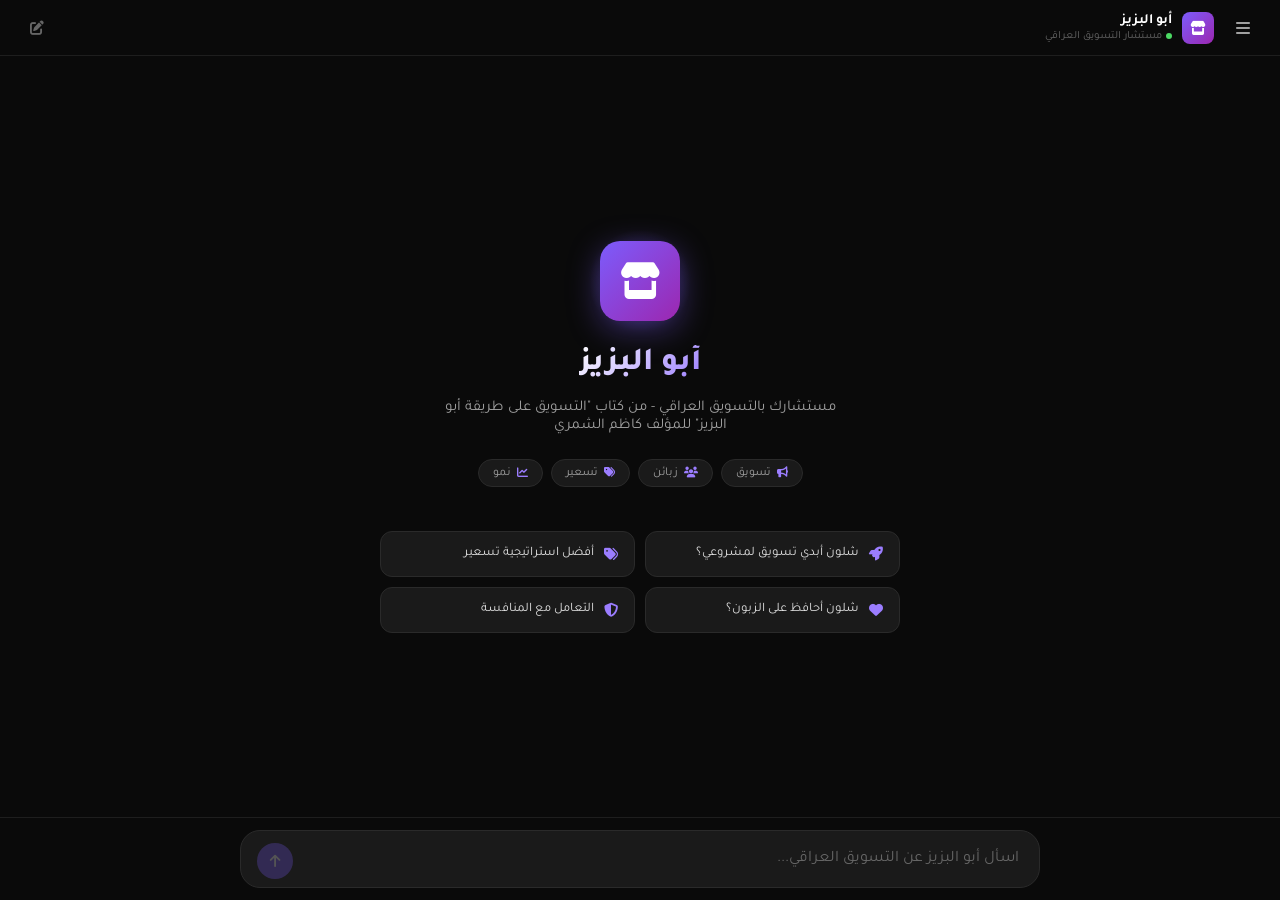
<file: index.html>
<!DOCTYPE html>
<html lang="ar" dir="rtl">
<head>
    <meta charset="UTF-8">
    <meta name="viewport" content="width=device-width, initial-scale=1.0, maximum-scale=1, user-scalable=no">
    <title>أبو البزيز - مستشار التسويق العراقي</title>
    <link rel="stylesheet" href="style.css">
    <link rel="preconnect" href="https://fonts.googleapis.com">
    <link rel="preconnect" href="https://fonts.gstatic.com" crossorigin>
    <link href="https://fonts.googleapis.com/css2?family=Tajawal:wght@300;400;500;700;800;900&display=swap" rel="stylesheet">
    <link rel="stylesheet" href="https://cdnjs.cloudflare.com/ajax/libs/font-awesome/6.5.1/css/all.min.css">
</head>
<body>
    <div class="app-container">
        <!-- Conversations Panel -->
        <aside class="conv-panel collapsed" id="convPanel">
            <div class="conv-panel-header">
                <h2>المحادثات</h2>
                <button class="icon-btn" id="newChatBtn" title="محادثة جديدة">
                    <i class="fas fa-pen-to-square"></i>
                </button>
            </div>
            <div class="conv-list" id="convList">
                <div class="conv-item active">
                    <div class="conv-item-avatar">
                        <i class="fas fa-comment-dots"></i>
                    </div>
                    <div class="conv-item-info">
                        <span class="conv-item-title">محادثة جديدة</span>
                        <span class="conv-item-preview">ابدأ محادثة مع أبو البزيز...</span>
                    </div>
                </div>
            </div>
        </aside>

        <!-- Main Chat Area -->
        <main class="chat-main">
            <!-- Chat Header -->
            <header class="chat-header">
                <button class="toggle-panel-btn" id="togglePanel" title="المحادثات">
                    <i class="fas fa-bars"></i>
                </button>
                <div class="chat-header-info">
                    <div class="agent-badge">
                        <div class="agent-badge-avatar">
                            <i class="fas fa-store"></i>
                        </div>
                        <div class="agent-badge-text">
                            <span class="agent-name">أبو البزيز</span>
                            <span class="agent-status"><span class="status-dot"></span>مستشار التسويق العراقي</span>
                        </div>
                    </div>
                </div>
                <div class="chat-header-actions">
                    <button class="header-action-btn" id="newChatBtnHeader" title="محادثة جديدة">
                        <i class="fas fa-pen-to-square"></i>
                    </button>
                </div>
            </header>

            <!-- Messages Area -->
            <div class="chat-messages" id="chatMessages">
                <!-- Welcome Screen -->
                <div class="welcome-screen" id="welcomeScreen">
                    <div class="welcome-agent-avatar">
                        <div class="avatar-glow"></div>
                        <div class="avatar-main">
                            <i class="fas fa-store"></i>
                        </div>
                    </div>
                    <h1 class="welcome-title">أبو البزيز</h1>
                    <p class="welcome-desc">مستشارك بالتسويق العراقي - من كتاب "التسويق على طريقة أبو البزيز" للمؤلف كاظم الشمري</p>
                    <div class="welcome-tags">
                        <span class="tag"><i class="fas fa-bullhorn"></i> تسويق</span>
                        <span class="tag"><i class="fas fa-users"></i> زبائن</span>
                        <span class="tag"><i class="fas fa-tags"></i> تسعير</span>
                        <span class="tag"><i class="fas fa-chart-line"></i> نمو</span>
                    </div>
                    <div class="welcome-suggestions">
                        <button class="suggestion-chip" data-prompt="شلون أبدي تسويق لمشروعي الجديد بالعراق؟">
                            <i class="fas fa-rocket"></i>
                            <span>شلون أبدي تسويق لمشروعي؟</span>
                        </button>
                        <button class="suggestion-chip" data-prompt="شنو أفضل استراتيجية تسعير للسوق العراقي؟">
                            <i class="fas fa-tags"></i>
                            <span>أفضل استراتيجية تسعير</span>
                        </button>
                        <button class="suggestion-chip" data-prompt="شلون أخلي الزبون يرجعلي مرة ثانية؟">
                            <i class="fas fa-heart"></i>
                            <span>شلون أحافظ على الزبون؟</span>
                        </button>
                        <button class="suggestion-chip" data-prompt="شلون أتعامل ويا المنافسة بالسوق؟">
                            <i class="fas fa-shield-halved"></i>
                            <span>التعامل مع المنافسة</span>
                        </button>
                    </div>
                </div>

                <!-- Messages Container -->
                <div class="messages-wrapper" id="messagesWrapper" style="display:none;">
                </div>
            </div>

            <!-- Input Area -->
            <div class="chat-input-wrapper">
                <div class="input-box">
                    <textarea id="messageInput" placeholder="اسأل أبو البزيز عن التسويق العراقي..." rows="1"></textarea>
                    <button class="send-btn" id="sendBtn" disabled>
                        <i class="fas fa-arrow-up"></i>
                    </button>
                </div>
            </div>
        </main>
    </div>

    <script src="app.js"></script>
</body>
</html>
</file>
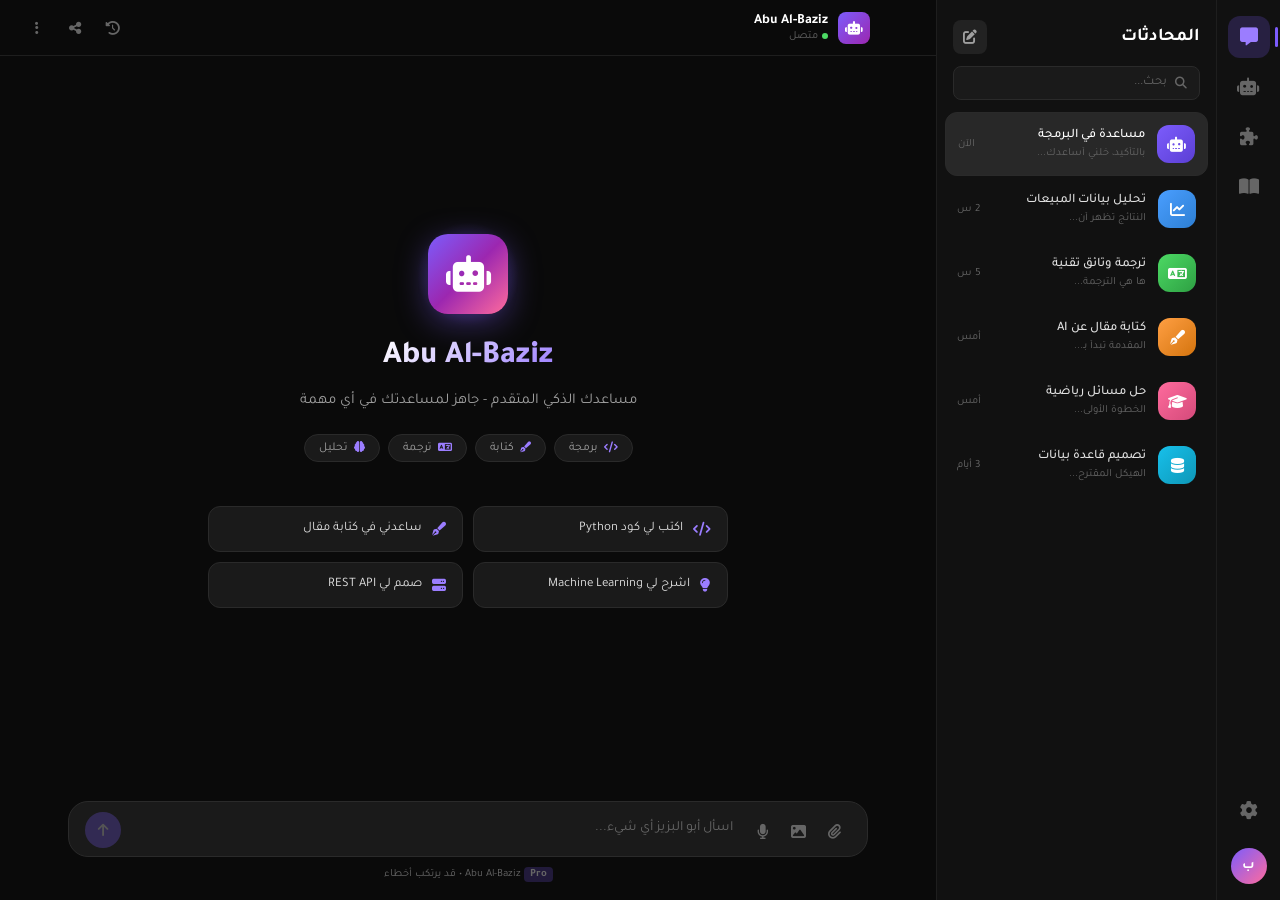
<file: abu-al-baziz/index.html>
<!DOCTYPE html>
<html lang="ar" dir="rtl">
<head>
    <meta charset="UTF-8">
    <meta name="viewport" content="width=device-width, initial-scale=1.0">
    <title>Abu Al-Baziz - AI Agent</title>
    <link rel="stylesheet" href="style.css">
    <link rel="preconnect" href="https://fonts.googleapis.com">
    <link rel="preconnect" href="https://fonts.gstatic.com" crossorigin>
    <link href="https://fonts.googleapis.com/css2?family=Tajawal:wght@300;400;500;700;800;900&display=swap" rel="stylesheet">
    <link rel="stylesheet" href="https://cdnjs.cloudflare.com/ajax/libs/font-awesome/6.5.1/css/all.min.css">
</head>
<body>
    <div class="app-container">
        <!-- Icon Sidebar (LobeChat style) -->
        <nav class="icon-sidebar">
            <div class="icon-sidebar-top">
                <button class="icon-nav-btn active" title="المحادثات" data-tab="chat">
                    <i class="fas fa-message"></i>
                </button>
                <button class="icon-nav-btn" title="الإيجنتات" data-tab="agents">
                    <i class="fas fa-robot"></i>
                </button>
                <button class="icon-nav-btn" title="الإضافات" data-tab="plugins">
                    <i class="fas fa-puzzle-piece"></i>
                </button>
                <button class="icon-nav-btn" title="قاعدة المعرفة" data-tab="knowledge">
                    <i class="fas fa-book-open"></i>
                </button>
            </div>
            <div class="icon-sidebar-bottom">
                <button class="icon-nav-btn" title="الإعدادات" id="openSettings">
                    <i class="fas fa-gear"></i>
                </button>
                <div class="user-avatar-mini">
                    <span>ب</span>
                </div>
            </div>
        </nav>

        <!-- Conversations Panel -->
        <aside class="conv-panel" id="convPanel">
            <div class="conv-panel-header">
                <h2>المحادثات</h2>
                <button class="icon-btn" id="newChatBtn" title="محادثة جديدة">
                    <i class="fas fa-pen-to-square"></i>
                </button>
            </div>
            <div class="conv-search">
                <i class="fas fa-search"></i>
                <input type="text" placeholder="بحث..." id="searchInput">
            </div>
            <div class="conv-list" id="convList">
                <div class="conv-item active">
                    <div class="conv-item-avatar">
                        <i class="fas fa-robot"></i>
                    </div>
                    <div class="conv-item-info">
                        <span class="conv-item-title">مساعدة في البرمجة</span>
                        <span class="conv-item-preview">بالتأكيد، خلني أساعدك...</span>
                    </div>
                    <span class="conv-item-time">الآن</span>
                </div>
                <div class="conv-item">
                    <div class="conv-item-avatar blue">
                        <i class="fas fa-chart-line"></i>
                    </div>
                    <div class="conv-item-info">
                        <span class="conv-item-title">تحليل بيانات المبيعات</span>
                        <span class="conv-item-preview">النتائج تظهر أن...</span>
                    </div>
                    <span class="conv-item-time">2 س</span>
                </div>
                <div class="conv-item">
                    <div class="conv-item-avatar green">
                        <i class="fas fa-language"></i>
                    </div>
                    <div class="conv-item-info">
                        <span class="conv-item-title">ترجمة وثائق تقنية</span>
                        <span class="conv-item-preview">ها هي الترجمة...</span>
                    </div>
                    <span class="conv-item-time">5 س</span>
                </div>
                <div class="conv-item">
                    <div class="conv-item-avatar orange">
                        <i class="fas fa-pen-fancy"></i>
                    </div>
                    <div class="conv-item-info">
                        <span class="conv-item-title">كتابة مقال عن AI</span>
                        <span class="conv-item-preview">المقدمة تبدأ بـ...</span>
                    </div>
                    <span class="conv-item-time">أمس</span>
                </div>
                <div class="conv-item">
                    <div class="conv-item-avatar pink">
                        <i class="fas fa-graduation-cap"></i>
                    </div>
                    <div class="conv-item-info">
                        <span class="conv-item-title">حل مسائل رياضية</span>
                        <span class="conv-item-preview">الخطوة الأولى...</span>
                    </div>
                    <span class="conv-item-time">أمس</span>
                </div>
                <div class="conv-item">
                    <div class="conv-item-avatar cyan">
                        <i class="fas fa-database"></i>
                    </div>
                    <div class="conv-item-info">
                        <span class="conv-item-title">تصميم قاعدة بيانات</span>
                        <span class="conv-item-preview">الهيكل المقترح...</span>
                    </div>
                    <span class="conv-item-time">3 أيام</span>
                </div>
            </div>
        </aside>

        <!-- Main Chat Area -->
        <main class="chat-main">
            <!-- Chat Header -->
            <header class="chat-header">
                <button class="toggle-panel-btn" id="togglePanel">
                    <i class="fas fa-sidebar-flip"></i>
                </button>
                <div class="chat-header-info">
                    <div class="agent-badge">
                        <div class="agent-badge-avatar">
                            <i class="fas fa-robot"></i>
                        </div>
                        <div class="agent-badge-text">
                            <span class="agent-name">Abu Al-Baziz</span>
                            <span class="agent-status"><span class="status-dot"></span>متصل</span>
                        </div>
                    </div>
                </div>
                <div class="chat-header-actions">
                    <button class="header-action-btn" title="المحادثة">
                        <i class="fas fa-clock-rotate-left"></i>
                    </button>
                    <button class="header-action-btn" title="مشاركة">
                        <i class="fas fa-share-nodes"></i>
                    </button>
                    <button class="header-action-btn" title="المزيد">
                        <i class="fas fa-ellipsis-vertical"></i>
                    </button>
                </div>
            </header>

            <!-- Messages Area -->
            <div class="chat-messages" id="chatMessages">
                <!-- Welcome Screen -->
                <div class="welcome-screen" id="welcomeScreen">
                    <div class="welcome-agent-avatar">
                        <div class="avatar-glow"></div>
                        <div class="avatar-main">
                            <i class="fas fa-robot"></i>
                        </div>
                    </div>
                    <h1 class="welcome-title">Abu Al-Baziz</h1>
                    <p class="welcome-desc">مساعدك الذكي المتقدم - جاهز لمساعدتك في أي مهمة</p>
                    <div class="welcome-tags">
                        <span class="tag"><i class="fas fa-code"></i> برمجة</span>
                        <span class="tag"><i class="fas fa-pen-fancy"></i> كتابة</span>
                        <span class="tag"><i class="fas fa-language"></i> ترجمة</span>
                        <span class="tag"><i class="fas fa-brain"></i> تحليل</span>
                    </div>
                    <div class="welcome-suggestions">
                        <button class="suggestion-chip" data-prompt="اكتب لي كود Python لتحليل البيانات">
                            <i class="fas fa-code"></i>
                            <span>اكتب لي كود Python</span>
                        </button>
                        <button class="suggestion-chip" data-prompt="ساعدني في كتابة مقال احترافي">
                            <i class="fas fa-pen-fancy"></i>
                            <span>ساعدني في كتابة مقال</span>
                        </button>
                        <button class="suggestion-chip" data-prompt="اشرح لي مفهوم Machine Learning">
                            <i class="fas fa-lightbulb"></i>
                            <span>اشرح لي Machine Learning</span>
                        </button>
                        <button class="suggestion-chip" data-prompt="صمم لي REST API لتطبيق">
                            <i class="fas fa-server"></i>
                            <span>صمم لي REST API</span>
                        </button>
                    </div>
                </div>

                <!-- Messages Container -->
                <div class="messages-wrapper" id="messagesWrapper" style="display:none;">
                </div>
            </div>

            <!-- Input Area -->
            <div class="chat-input-wrapper">
                <div class="input-box">
                    <div class="input-tools">
                        <button class="tool-btn" title="إرفاق ملف">
                            <i class="fas fa-paperclip"></i>
                        </button>
                        <button class="tool-btn" title="صورة">
                            <i class="fas fa-image"></i>
                        </button>
                        <button class="tool-btn" title="صوت">
                            <i class="fas fa-microphone"></i>
                        </button>
                    </div>
                    <textarea id="messageInput" placeholder="اسأل أبو البزيز أي شيء..." rows="1"></textarea>
                    <button class="send-btn" id="sendBtn" disabled>
                        <i class="fas fa-arrow-up"></i>
                    </button>
                </div>
                <div class="input-footer-info">
                    <span>Abu Al-Baziz <span class="model-tag">Pro</span> • قد يرتكب أخطاء</span>
                </div>
            </div>
        </main>
    </div>

    <!-- Settings Modal -->
    <div class="modal-overlay" id="settingsModal">
        <div class="modal-box">
            <div class="modal-header">
                <h2><i class="fas fa-gear"></i> الإعدادات</h2>
                <button class="close-modal" id="closeSettings"><i class="fas fa-xmark"></i></button>
            </div>
            <div class="modal-body">
                <div class="settings-group">
                    <h3>عام</h3>
                    <div class="setting-row">
                        <div class="setting-label">
                            <i class="fas fa-moon"></i>
                            <span>الوضع الداكن</span>
                        </div>
                        <label class="switch">
                            <input type="checkbox" checked>
                            <span class="switch-slider"></span>
                        </label>
                    </div>
                    <div class="setting-row">
                        <div class="setting-label">
                            <i class="fas fa-globe"></i>
                            <span>اللغة</span>
                        </div>
                        <select class="setting-select">
                            <option selected>العربية</option>
                            <option>English</option>
                        </select>
                    </div>
                    <div class="setting-row">
                        <div class="setting-label">
                            <i class="fas fa-text-height"></i>
                            <span>حجم الخط</span>
                        </div>
                        <select class="setting-select">
                            <option>صغير</option>
                            <option selected>متوسط</option>
                            <option>كبير</option>
                        </select>
                    </div>
                </div>
                <div class="settings-group">
                    <h3>النموذج</h3>
                    <div class="setting-row">
                        <div class="setting-label">
                            <i class="fas fa-brain"></i>
                            <span>النموذج المفضل</span>
                        </div>
                        <select class="setting-select">
                            <option selected>Abu Al-Baziz Pro</option>
                            <option>Abu Al-Baziz Fast</option>
                            <option>Abu Al-Baziz Code</option>
                        </select>
                    </div>
                    <div class="setting-row">
                        <div class="setting-label">
                            <i class="fas fa-temperature-half"></i>
                            <span>درجة الحرارة</span>
                        </div>
                        <input type="range" min="0" max="100" value="70" class="range-input">
                    </div>
                    <div class="setting-row">
                        <div class="setting-label">
                            <i class="fas fa-maximize"></i>
                            <span>الحد الأقصى (Tokens)</span>
                        </div>
                        <input type="number" value="4096" class="num-input">
                    </div>
                </div>
                <div class="settings-group">
                    <h3>API</h3>
                    <div class="setting-row column">
                        <div class="setting-label">
                            <i class="fas fa-key"></i>
                            <span>مفتاح API</span>
                        </div>
                        <input type="password" placeholder="sk-..." class="text-input" id="apiKeyInput">
                    </div>
                    <div class="setting-row column">
                        <div class="setting-label">
                            <i class="fas fa-link"></i>
                            <span>عنوان API</span>
                        </div>
                        <input type="url" placeholder="https://api.example.com/v1" class="text-input" id="apiUrlInput">
                    </div>
                </div>
            </div>
        </div>
    </div>

    <script src="app.js"></script>
</body>
</html>
</file>
<file: style.css>
/* ===== أبو البزيز - Design System ===== */
:root {
    --bg-0: #000000;
    --bg-1: #0a0a0a;
    --bg-2: #111111;
    --bg-3: #1a1a1a;
    --bg-4: #222222;
    --bg-5: #2a2a2a;
    --bg-hover: #1e1e1e;
    --bg-active: #282828;
    --text-1: #ffffff;
    --text-2: #e0e0e0;
    --text-3: #a0a0a0;
    --text-4: #666666;
    --accent: #7c5cfc;
    --accent-light: #9b7dff;
    --accent-dark: #5b3fd4;
    --accent-glow: rgba(124, 92, 252, 0.2);
    --accent-glow-strong: rgba(124, 92, 252, 0.4);
    --green: #4cd964;
    --border-1: #1e1e1e;
    --border-2: #2a2a2a;
    --border-3: #333333;
    --shadow-sm: 0 2px 8px rgba(0,0,0,0.3);
    --shadow-md: 0 4px 16px rgba(0,0,0,0.4);
    --shadow-lg: 0 8px 32px rgba(0,0,0,0.5);
    --radius-xs: 6px;
    --radius-sm: 8px;
    --radius-md: 12px;
    --radius-lg: 16px;
    --radius-xl: 20px;
    --radius-full: 9999px;
    --transition: all 0.2s ease;
    --transition-slow: all 0.3s cubic-bezier(0.4, 0, 0.2, 1);
    --font: 'Tajawal', -apple-system, BlinkMacSystemFont, sans-serif;
}

/* ===== Reset ===== */
*, *::before, *::after {
    margin: 0;
    padding: 0;
    box-sizing: border-box;
}

body {
    font-family: var(--font);
    background: var(--bg-1);
    color: var(--text-1);
    height: 100vh;
    height: 100dvh;
    overflow: hidden;
    -webkit-font-smoothing: antialiased;
}

::-webkit-scrollbar { width: 4px; }
::-webkit-scrollbar-track { background: transparent; }
::-webkit-scrollbar-thumb { background: var(--border-3); border-radius: 2px; }
::-webkit-scrollbar-thumb:hover { background: var(--text-4); }

/* ===== Layout ===== */
.app-container {
    display: flex;
    height: 100vh;
    height: 100dvh;
    width: 100%;
}

/* ===== Conversations Panel ===== */
.conv-panel {
    width: 280px;
    height: 100vh;
    background: var(--bg-2);
    border-left: 1px solid var(--border-1);
    display: flex;
    flex-direction: column;
    transition: var(--transition-slow);
    flex-shrink: 0;
}

.conv-panel.collapsed {
    width: 0;
    overflow: hidden;
    border: none;
}

.conv-panel-header {
    padding: 20px 16px 12px;
    display: flex;
    align-items: center;
    justify-content: space-between;
}

.conv-panel-header h2 {
    font-size: 18px;
    font-weight: 700;
    color: var(--text-1);
}

.icon-btn {
    width: 34px;
    height: 34px;
    border: none;
    background: var(--bg-4);
    border-radius: var(--radius-sm);
    color: var(--text-3);
    font-size: 14px;
    cursor: pointer;
    display: flex;
    align-items: center;
    justify-content: center;
    transition: var(--transition);
}

.icon-btn:hover {
    background: var(--bg-5);
    color: var(--text-1);
}

/* Conversation Items */
.conv-list {
    flex: 1;
    overflow-y: auto;
    padding: 0 8px;
}

.conv-item {
    display: flex;
    align-items: center;
    gap: 12px;
    padding: 12px;
    border-radius: var(--radius-md);
    cursor: pointer;
    transition: var(--transition);
    margin-bottom: 2px;
}

.conv-item:hover {
    background: var(--bg-hover);
}

.conv-item.active {
    background: var(--bg-active);
    border: 1px solid var(--border-2);
}

.conv-item-avatar {
    width: 38px;
    height: 38px;
    border-radius: var(--radius-md);
    background: linear-gradient(135deg, var(--accent), var(--accent-dark));
    display: flex;
    align-items: center;
    justify-content: center;
    font-size: 15px;
    color: white;
    flex-shrink: 0;
}

.conv-item-info {
    flex: 1;
    min-width: 0;
    display: flex;
    flex-direction: column;
    gap: 3px;
}

.conv-item-title {
    font-size: 13px;
    font-weight: 500;
    color: var(--text-2);
    white-space: nowrap;
    overflow: hidden;
    text-overflow: ellipsis;
}

.conv-item.active .conv-item-title {
    color: var(--text-1);
}

.conv-item-preview {
    font-size: 11px;
    color: var(--text-4);
    white-space: nowrap;
    overflow: hidden;
    text-overflow: ellipsis;
}

/* ===== Main Chat Area ===== */
.chat-main {
    flex: 1;
    display: flex;
    flex-direction: column;
    height: 100vh;
    height: 100dvh;
    min-width: 0;
    background: var(--bg-1);
    overflow: hidden;
}

/* Chat Header */
.chat-header {
    height: 56px;
    padding: 0 20px;
    display: flex;
    align-items: center;
    gap: 12px;
    border-bottom: 1px solid var(--border-1);
    background: var(--bg-1);
    flex-shrink: 0;
}

.toggle-panel-btn {
    width: 34px;
    height: 34px;
    border: none;
    background: none;
    border-radius: var(--radius-sm);
    color: var(--text-3);
    font-size: 16px;
    cursor: pointer;
    display: flex;
    align-items: center;
    justify-content: center;
    transition: var(--transition);
}

.toggle-panel-btn:hover {
    background: var(--bg-4);
    color: var(--text-1);
}

.chat-header-info {
    flex: 1;
}

.agent-badge {
    display: flex;
    align-items: center;
    gap: 10px;
}

.agent-badge-avatar {
    width: 32px;
    height: 32px;
    border-radius: var(--radius-sm);
    background: linear-gradient(135deg, var(--accent), #9c27b0);
    display: flex;
    align-items: center;
    justify-content: center;
    font-size: 14px;
    color: white;
}

.agent-badge-text {
    display: flex;
    flex-direction: column;
}

.agent-name {
    font-size: 14px;
    font-weight: 600;
    color: var(--text-1);
}

.agent-status {
    font-size: 11px;
    color: var(--text-4);
    display: flex;
    align-items: center;
    gap: 4px;
}

.status-dot {
    width: 6px;
    height: 6px;
    background: var(--green);
    border-radius: 50%;
    animation: pulse-dot 2s infinite;
}

@keyframes pulse-dot {
    0%, 100% { opacity: 1; }
    50% { opacity: 0.5; }
}

.chat-header-actions {
    display: flex;
    gap: 4px;
}

.header-action-btn {
    width: 34px;
    height: 34px;
    border: none;
    background: none;
    border-radius: var(--radius-sm);
    color: var(--text-4);
    font-size: 14px;
    cursor: pointer;
    display: flex;
    align-items: center;
    justify-content: center;
    transition: var(--transition);
}

.header-action-btn:hover {
    background: var(--bg-4);
    color: var(--text-2);
}

/* ===== Chat Messages Area ===== */
.chat-messages {
    flex: 1;
    overflow-y: auto;
    display: flex;
    flex-direction: column;
    min-height: 0;
}

/* Welcome Screen */
.welcome-screen {
    flex: 1;
    display: flex;
    flex-direction: column;
    align-items: center;
    justify-content: center;
    padding: 40px 24px;
    text-align: center;
    gap: 16px;
}

.welcome-agent-avatar {
    position: relative;
    margin-bottom: 8px;
}

.avatar-glow {
    position: absolute;
    inset: -12px;
    background: radial-gradient(circle, var(--accent-glow-strong) 0%, transparent 70%);
    border-radius: 50%;
    animation: glow-pulse 3s ease-in-out infinite;
}

@keyframes glow-pulse {
    0%, 100% { transform: scale(1); opacity: 0.6; }
    50% { transform: scale(1.1); opacity: 1; }
}

.avatar-main {
    width: 80px;
    height: 80px;
    background: linear-gradient(135deg, var(--accent), #9c27b0);
    border-radius: var(--radius-xl);
    display: flex;
    align-items: center;
    justify-content: center;
    font-size: 36px;
    color: white;
    position: relative;
    z-index: 1;
    box-shadow: 0 8px 32px var(--accent-glow-strong);
}

.welcome-title {
    font-size: 32px;
    font-weight: 800;
    background: linear-gradient(135deg, var(--text-1), var(--accent-light));
    -webkit-background-clip: text;
    -webkit-text-fill-color: transparent;
    background-clip: text;
}

.welcome-desc {
    font-size: 15px;
    color: var(--text-3);
    max-width: 400px;
}

.welcome-tags {
    display: flex;
    gap: 8px;
    flex-wrap: wrap;
    justify-content: center;
    margin: 8px 0;
}

.tag {
    padding: 6px 14px;
    background: var(--bg-3);
    border: 1px solid var(--border-2);
    border-radius: var(--radius-full);
    font-size: 12px;
    color: var(--text-3);
    display: flex;
    align-items: center;
    gap: 6px;
}

.tag i {
    color: var(--accent-light);
    font-size: 11px;
}

.welcome-suggestions {
    display: grid;
    grid-template-columns: repeat(2, 1fr);
    gap: 10px;
    max-width: 520px;
    width: 100%;
    margin-top: 20px;
}

.suggestion-chip {
    display: flex;
    align-items: center;
    gap: 10px;
    padding: 14px 16px;
    background: var(--bg-3);
    border: 1px solid var(--border-2);
    border-radius: var(--radius-md);
    color: var(--text-2);
    cursor: pointer;
    font-family: var(--font);
    font-size: 13px;
    transition: var(--transition);
    text-align: right;
}

.suggestion-chip:hover {
    background: var(--bg-4);
    border-color: var(--accent);
    transform: translateY(-1px);
    box-shadow: var(--shadow-sm);
}

.suggestion-chip i {
    color: var(--accent-light);
    font-size: 14px;
    flex-shrink: 0;
}

/* ===== Messages ===== */
.messages-wrapper {
    max-width: 800px;
    width: 100%;
    margin: 0 auto;
    padding: 24px;
}

.message {
    display: flex;
    gap: 12px;
    margin-bottom: 24px;
    animation: msg-in 0.3s ease-out;
}

@keyframes msg-in {
    from { opacity: 0; transform: translateY(8px); }
    to { opacity: 1; transform: translateY(0); }
}

.message.user {
    flex-direction: row-reverse;
}

.msg-avatar {
    width: 36px;
    height: 36px;
    border-radius: var(--radius-md);
    display: flex;
    align-items: center;
    justify-content: center;
    font-size: 15px;
    flex-shrink: 0;
}

.message.assistant .msg-avatar {
    background: linear-gradient(135deg, var(--accent), #9c27b0);
    color: white;
}

.message.user .msg-avatar {
    background: var(--bg-4);
    color: var(--text-3);
}

.msg-body {
    flex: 1;
    min-width: 0;
    max-width: 75%;
}

.msg-bubble {
    padding: 14px 18px;
    border-radius: var(--radius-lg);
    font-size: 14px;
    line-height: 1.7;
    word-wrap: break-word;
}

.message.assistant .msg-bubble {
    background: var(--bg-3);
    border: 1px solid var(--border-2);
    color: var(--text-2);
    border-top-right-radius: var(--radius-xs);
}

.message.user .msg-bubble {
    background: var(--accent);
    color: white;
    border-top-left-radius: var(--radius-xs);
}

.msg-bubble p {
    margin-bottom: 8px;
}

.msg-bubble p:last-child {
    margin-bottom: 0;
}

/* Typing Animation */
.typing-dots {
    display: flex;
    gap: 4px;
    padding: 8px 4px;
}

.typing-dots span {
    width: 7px;
    height: 7px;
    background: var(--text-4);
    border-radius: 50%;
    animation: bounce-dot 1.4s ease-in-out infinite;
}

.typing-dots span:nth-child(2) { animation-delay: 0.2s; }
.typing-dots span:nth-child(3) { animation-delay: 0.4s; }

@keyframes bounce-dot {
    0%, 60%, 100% { transform: translateY(0); opacity: 0.4; }
    30% { transform: translateY(-6px); opacity: 1; }
}

/* ===== Input Area ===== */
.chat-input-wrapper {
    padding: 12px 24px;
    padding-bottom: max(12px, env(safe-area-inset-bottom));
    background: var(--bg-1);
    flex-shrink: 0;
    position: sticky;
    bottom: 0;
    z-index: 100;
    border-top: 1px solid var(--border-1);
}

.input-box {
    max-width: 800px;
    margin: 0 auto;
    display: flex;
    align-items: flex-end;
    gap: 8px;
    background: var(--bg-3);
    border: 1px solid var(--border-2);
    border-radius: var(--radius-xl);
    padding: 8px 16px;
    transition: var(--transition);
}

.input-box:focus-within {
    border-color: var(--accent);
    box-shadow: 0 0 0 3px var(--accent-glow);
}

.input-box textarea {
    flex: 1;
    background: none;
    border: none;
    outline: none;
    color: var(--text-1);
    font-family: var(--font);
    font-size: 16px;
    line-height: 1.5;
    resize: none;
    max-height: 120px;
    padding: 8px 4px;
    min-height: 38px;
}

.input-box textarea::placeholder {
    color: var(--text-4);
}

.send-btn {
    width: 36px;
    height: 36px;
    border: none;
    background: var(--accent);
    border-radius: 50%;
    color: white;
    font-size: 14px;
    cursor: pointer;
    display: flex;
    align-items: center;
    justify-content: center;
    transition: var(--transition);
    flex-shrink: 0;
}

.send-btn:hover:not(:disabled) {
    background: var(--accent-dark);
    transform: scale(1.05);
}

.send-btn:disabled {
    opacity: 0.25;
    cursor: not-allowed;
}

/* ===== Responsive Design ===== */
@media (max-width: 900px) {
    .conv-panel {
        position: fixed;
        right: 0;
        top: 0;
        height: 100vh;
        z-index: 500;
        box-shadow: var(--shadow-lg);
    }

    .conv-panel.collapsed {
        transform: translateX(100%);
        width: 280px;
    }
}

@media (max-width: 768px) {
    .conv-panel {
        position: fixed;
        right: 0;
        top: 0;
        bottom: 0;
        width: 100%;
        max-width: 320px;
    }

    .welcome-suggestions {
        grid-template-columns: 1fr;
    }

    .welcome-title { font-size: 24px; }
    .welcome-desc { font-size: 13px; }

    .chat-input-wrapper {
        padding: 10px 14px;
        padding-bottom: max(10px, env(safe-area-inset-bottom));
    }

    .input-box {
        padding: 6px 12px;
        border-radius: var(--radius-lg);
    }

    .input-box textarea {
        font-size: 16px;
        min-height: 36px;
        padding: 6px 4px;
    }

    .messages-wrapper { padding: 16px; }

    .chat-messages {
        padding-bottom: 0;
    }
}

@media (max-width: 480px) {
    .chat-header { padding: 0 12px; height: 50px; }
    .agent-name { font-size: 13px; }
    .agent-status { display: none; }

    .chat-input-wrapper {
        padding: 8px 10px;
        padding-bottom: max(8px, env(safe-area-inset-bottom));
    }

    .input-box {
        padding: 5px 10px;
        border-radius: var(--radius-md);
    }

    .input-box textarea {
        font-size: 16px;
        min-height: 34px;
        padding: 5px 2px;
    }

    .send-btn {
        width: 32px;
        height: 32px;
        font-size: 12px;
    }

    .suggestion-chip { padding: 12px; font-size: 12px; }

    .welcome-screen {
        padding: 20px 16px;
        justify-content: center;
    }

    .avatar-main {
        width: 60px;
        height: 60px;
        font-size: 28px;
    }
}
</file>
<file: abu-al-baziz/style.css>
/* ===== LobeChat-Inspired Design System ===== */
:root {
    --bg-0: #000000;
    --bg-1: #0a0a0a;
    --bg-2: #111111;
    --bg-3: #1a1a1a;
    --bg-4: #222222;
    --bg-5: #2a2a2a;
    --bg-hover: #1e1e1e;
    --bg-active: #282828;
    --text-1: #ffffff;
    --text-2: #e0e0e0;
    --text-3: #a0a0a0;
    --text-4: #666666;
    --accent: #7c5cfc;
    --accent-light: #9b7dff;
    --accent-dark: #5b3fd4;
    --accent-glow: rgba(124, 92, 252, 0.2);
    --accent-glow-strong: rgba(124, 92, 252, 0.4);
    --blue: #4a9eff;
    --green: #4cd964;
    --orange: #ff9f43;
    --pink: #ff6b9d;
    --cyan: #17c0eb;
    --border-1: #1e1e1e;
    --border-2: #2a2a2a;
    --border-3: #333333;
    --shadow-sm: 0 2px 8px rgba(0,0,0,0.3);
    --shadow-md: 0 4px 16px rgba(0,0,0,0.4);
    --shadow-lg: 0 8px 32px rgba(0,0,0,0.5);
    --radius-xs: 6px;
    --radius-sm: 8px;
    --radius-md: 12px;
    --radius-lg: 16px;
    --radius-xl: 20px;
    --radius-full: 9999px;
    --transition: all 0.2s ease;
    --transition-slow: all 0.3s cubic-bezier(0.4, 0, 0.2, 1);
    --font: 'Tajawal', -apple-system, BlinkMacSystemFont, sans-serif;
}


/* ===== Reset ===== */
*, *::before, *::after {
    margin: 0;
    padding: 0;
    box-sizing: border-box;
}

body {
    font-family: var(--font);
    background: var(--bg-1);
    color: var(--text-1);
    height: 100vh;
    overflow: hidden;
    -webkit-font-smoothing: antialiased;
}

::-webkit-scrollbar { width: 4px; }
::-webkit-scrollbar-track { background: transparent; }
::-webkit-scrollbar-thumb { background: var(--border-3); border-radius: 2px; }
::-webkit-scrollbar-thumb:hover { background: var(--text-4); }

/* ===== Layout ===== */
.app-container {
    display: flex;
    height: 100vh;
    width: 100%;
}


/* ===== Icon Sidebar (LobeChat Style) ===== */
.icon-sidebar {
    width: 64px;
    height: 100vh;
    background: var(--bg-2);
    border-left: 1px solid var(--border-1);
    display: flex;
    flex-direction: column;
    align-items: center;
    padding: 16px 0;
    justify-content: space-between;
    flex-shrink: 0;
}

.icon-sidebar-top,
.icon-sidebar-bottom {
    display: flex;
    flex-direction: column;
    align-items: center;
    gap: 8px;
}

.icon-nav-btn {
    width: 42px;
    height: 42px;
    border: none;
    background: transparent;
    border-radius: var(--radius-md);
    color: var(--text-4);
    font-size: 18px;
    cursor: pointer;
    display: flex;
    align-items: center;
    justify-content: center;
    transition: var(--transition);
    position: relative;
}

.icon-nav-btn:hover {
    background: var(--bg-4);
    color: var(--text-2);
}

.icon-nav-btn.active {
    background: var(--accent-glow);
    color: var(--accent-light);
}

.icon-nav-btn.active::before {
    content: '';
    position: absolute;
    right: -8px;
    width: 3px;
    height: 20px;
    background: var(--accent);
    border-radius: 2px;
}

.user-avatar-mini {
    width: 36px;
    height: 36px;
    border-radius: 50%;
    background: linear-gradient(135deg, var(--accent), var(--pink));
    display: flex;
    align-items: center;
    justify-content: center;
    font-size: 14px;
    font-weight: 700;
    color: white;
    cursor: pointer;
    margin-top: 8px;
}


/* ===== Conversations Panel ===== */
.conv-panel {
    width: 280px;
    height: 100vh;
    background: var(--bg-2);
    border-left: 1px solid var(--border-1);
    display: flex;
    flex-direction: column;
    transition: var(--transition-slow);
    flex-shrink: 0;
}

.conv-panel.collapsed {
    width: 0;
    overflow: hidden;
    border: none;
}

.conv-panel-header {
    padding: 20px 16px 12px;
    display: flex;
    align-items: center;
    justify-content: space-between;
}

.conv-panel-header h2 {
    font-size: 18px;
    font-weight: 700;
    color: var(--text-1);
}

.icon-btn {
    width: 34px;
    height: 34px;
    border: none;
    background: var(--bg-4);
    border-radius: var(--radius-sm);
    color: var(--text-3);
    font-size: 14px;
    cursor: pointer;
    display: flex;
    align-items: center;
    justify-content: center;
    transition: var(--transition);
}

.icon-btn:hover {
    background: var(--bg-5);
    color: var(--text-1);
}

.conv-search {
    margin: 0 16px 12px;
    display: flex;
    align-items: center;
    gap: 8px;
    padding: 8px 12px;
    background: var(--bg-3);
    border: 1px solid var(--border-2);
    border-radius: var(--radius-sm);
    transition: var(--transition);
}

.conv-search:focus-within {
    border-color: var(--accent);
    background: var(--bg-4);
}

.conv-search i {
    color: var(--text-4);
    font-size: 12px;
}

.conv-search input {
    flex: 1;
    background: none;
    border: none;
    outline: none;
    color: var(--text-2);
    font-family: var(--font);
    font-size: 13px;
}

.conv-search input::placeholder {
    color: var(--text-4);
}


/* Conversation Items */
.conv-list {
    flex: 1;
    overflow-y: auto;
    padding: 0 8px;
}

.conv-item {
    display: flex;
    align-items: center;
    gap: 12px;
    padding: 12px;
    border-radius: var(--radius-md);
    cursor: pointer;
    transition: var(--transition);
    margin-bottom: 2px;
}

.conv-item:hover {
    background: var(--bg-hover);
}

.conv-item.active {
    background: var(--bg-active);
    border: 1px solid var(--border-2);
}

.conv-item-avatar {
    width: 38px;
    height: 38px;
    border-radius: var(--radius-md);
    background: linear-gradient(135deg, var(--accent), var(--accent-dark));
    display: flex;
    align-items: center;
    justify-content: center;
    font-size: 15px;
    color: white;
    flex-shrink: 0;
}

.conv-item-avatar.blue { background: linear-gradient(135deg, var(--blue), #2d7fd3); }
.conv-item-avatar.green { background: linear-gradient(135deg, var(--green), #2ea043); }
.conv-item-avatar.orange { background: linear-gradient(135deg, var(--orange), #d4740e); }
.conv-item-avatar.pink { background: linear-gradient(135deg, var(--pink), #d44a7a); }
.conv-item-avatar.cyan { background: linear-gradient(135deg, var(--cyan), #0e97b7); }

.conv-item-info {
    flex: 1;
    min-width: 0;
    display: flex;
    flex-direction: column;
    gap: 3px;
}

.conv-item-title {
    font-size: 13px;
    font-weight: 500;
    color: var(--text-2);
    white-space: nowrap;
    overflow: hidden;
    text-overflow: ellipsis;
}

.conv-item.active .conv-item-title {
    color: var(--text-1);
}

.conv-item-preview {
    font-size: 11px;
    color: var(--text-4);
    white-space: nowrap;
    overflow: hidden;
    text-overflow: ellipsis;
}

.conv-item-time {
    font-size: 11px;
    color: var(--text-4);
    flex-shrink: 0;
}


/* ===== Main Chat Area ===== */
.chat-main {
    flex: 1;
    display: flex;
    flex-direction: column;
    height: 100vh;
    min-width: 0;
    background: var(--bg-1);
}

/* Chat Header */
.chat-header {
    height: 56px;
    padding: 0 20px;
    display: flex;
    align-items: center;
    gap: 12px;
    border-bottom: 1px solid var(--border-1);
    background: var(--bg-1);
    flex-shrink: 0;
}

.toggle-panel-btn {
    width: 34px;
    height: 34px;
    border: none;
    background: none;
    border-radius: var(--radius-sm);
    color: var(--text-3);
    font-size: 16px;
    cursor: pointer;
    display: flex;
    align-items: center;
    justify-content: center;
    transition: var(--transition);
}

.toggle-panel-btn:hover {
    background: var(--bg-4);
    color: var(--text-1);
}

.chat-header-info {
    flex: 1;
}

.agent-badge {
    display: flex;
    align-items: center;
    gap: 10px;
}

.agent-badge-avatar {
    width: 32px;
    height: 32px;
    border-radius: var(--radius-sm);
    background: linear-gradient(135deg, var(--accent), #9c27b0);
    display: flex;
    align-items: center;
    justify-content: center;
    font-size: 14px;
    color: white;
}

.agent-badge-text {
    display: flex;
    flex-direction: column;
}

.agent-name {
    font-size: 14px;
    font-weight: 600;
    color: var(--text-1);
}

.agent-status {
    font-size: 11px;
    color: var(--text-4);
    display: flex;
    align-items: center;
    gap: 4px;
}

.status-dot {
    width: 6px;
    height: 6px;
    background: var(--green);
    border-radius: 50%;
    animation: pulse-dot 2s infinite;
}

@keyframes pulse-dot {
    0%, 100% { opacity: 1; }
    50% { opacity: 0.5; }
}

.chat-header-actions {
    display: flex;
    gap: 4px;
}

.header-action-btn {
    width: 34px;
    height: 34px;
    border: none;
    background: none;
    border-radius: var(--radius-sm);
    color: var(--text-4);
    font-size: 14px;
    cursor: pointer;
    display: flex;
    align-items: center;
    justify-content: center;
    transition: var(--transition);
}

.header-action-btn:hover {
    background: var(--bg-4);
    color: var(--text-2);
}


/* ===== Chat Messages Area ===== */
.chat-messages {
    flex: 1;
    overflow-y: auto;
    display: flex;
    flex-direction: column;
}

/* Welcome Screen */
.welcome-screen {
    flex: 1;
    display: flex;
    flex-direction: column;
    align-items: center;
    justify-content: center;
    padding: 40px 24px;
    text-align: center;
    gap: 16px;
}

.welcome-agent-avatar {
    position: relative;
    margin-bottom: 8px;
}

.avatar-glow {
    position: absolute;
    inset: -12px;
    background: radial-gradient(circle, var(--accent-glow-strong) 0%, transparent 70%);
    border-radius: 50%;
    animation: glow-pulse 3s ease-in-out infinite;
}

@keyframes glow-pulse {
    0%, 100% { transform: scale(1); opacity: 0.6; }
    50% { transform: scale(1.1); opacity: 1; }
}

.avatar-main {
    width: 80px;
    height: 80px;
    background: linear-gradient(135deg, var(--accent), #9c27b0, var(--pink));
    border-radius: var(--radius-xl);
    display: flex;
    align-items: center;
    justify-content: center;
    font-size: 36px;
    color: white;
    position: relative;
    z-index: 1;
    box-shadow: 0 8px 32px var(--accent-glow-strong);
}

.welcome-title {
    font-size: 32px;
    font-weight: 800;
    background: linear-gradient(135deg, var(--text-1), var(--accent-light));
    -webkit-background-clip: text;
    -webkit-text-fill-color: transparent;
    background-clip: text;
}

.welcome-desc {
    font-size: 15px;
    color: var(--text-3);
    max-width: 400px;
}

.welcome-tags {
    display: flex;
    gap: 8px;
    flex-wrap: wrap;
    justify-content: center;
    margin: 8px 0;
}

.tag {
    padding: 6px 14px;
    background: var(--bg-3);
    border: 1px solid var(--border-2);
    border-radius: var(--radius-full);
    font-size: 12px;
    color: var(--text-3);
    display: flex;
    align-items: center;
    gap: 6px;
}

.tag i {
    color: var(--accent-light);
    font-size: 11px;
}

.welcome-suggestions {
    display: grid;
    grid-template-columns: repeat(2, 1fr);
    gap: 10px;
    max-width: 520px;
    width: 100%;
    margin-top: 20px;
}

.suggestion-chip {
    display: flex;
    align-items: center;
    gap: 10px;
    padding: 14px 16px;
    background: var(--bg-3);
    border: 1px solid var(--border-2);
    border-radius: var(--radius-md);
    color: var(--text-2);
    cursor: pointer;
    font-family: var(--font);
    font-size: 13px;
    transition: var(--transition);
    text-align: right;
}

.suggestion-chip:hover {
    background: var(--bg-4);
    border-color: var(--accent);
    transform: translateY(-1px);
    box-shadow: var(--shadow-sm);
}

.suggestion-chip i {
    color: var(--accent-light);
    font-size: 14px;
    flex-shrink: 0;
}


/* ===== Messages (Bubble Style - LobeChat) ===== */
.messages-wrapper {
    max-width: 800px;
    width: 100%;
    margin: 0 auto;
    padding: 24px;
}

.message {
    display: flex;
    gap: 12px;
    margin-bottom: 24px;
    animation: msg-in 0.3s ease-out;
}

@keyframes msg-in {
    from { opacity: 0; transform: translateY(8px); }
    to { opacity: 1; transform: translateY(0); }
}

.message.user {
    flex-direction: row-reverse;
}

.msg-avatar {
    width: 36px;
    height: 36px;
    border-radius: var(--radius-md);
    display: flex;
    align-items: center;
    justify-content: center;
    font-size: 15px;
    flex-shrink: 0;
}

.message.assistant .msg-avatar {
    background: linear-gradient(135deg, var(--accent), #9c27b0);
    color: white;
}

.message.user .msg-avatar {
    background: var(--bg-4);
    color: var(--text-3);
}

.msg-body {
    flex: 1;
    min-width: 0;
    max-width: 75%;
}

.msg-bubble {
    padding: 14px 18px;
    border-radius: var(--radius-lg);
    font-size: 14px;
    line-height: 1.7;
    word-wrap: break-word;
}

.message.assistant .msg-bubble {
    background: var(--bg-3);
    border: 1px solid var(--border-2);
    color: var(--text-2);
    border-top-right-radius: var(--radius-xs);
}

.message.user .msg-bubble {
    background: var(--accent);
    color: white;
    border-top-left-radius: var(--radius-xs);
}

.msg-bubble p {
    margin-bottom: 8px;
}

.msg-bubble p:last-child {
    margin-bottom: 0;
}

.msg-bubble code {
    background: rgba(255,255,255,0.1);
    padding: 2px 6px;
    border-radius: 4px;
    font-size: 13px;
    font-family: 'Fira Code', monospace;
}

.msg-bubble pre {
    background: var(--bg-1);
    border: 1px solid var(--border-2);
    border-radius: var(--radius-sm);
    padding: 16px;
    margin: 10px 0;
    overflow-x: auto;
    direction: ltr;
}

.msg-bubble pre code {
    background: none;
    padding: 0;
    color: var(--text-2);
}

.msg-actions {
    display: flex;
    gap: 4px;
    margin-top: 6px;
    opacity: 0;
    transition: var(--transition);
}

.message:hover .msg-actions {
    opacity: 1;
}

.msg-action {
    width: 28px;
    height: 28px;
    border: none;
    background: var(--bg-3);
    border-radius: var(--radius-xs);
    color: var(--text-4);
    font-size: 11px;
    cursor: pointer;
    display: flex;
    align-items: center;
    justify-content: center;
    transition: var(--transition);
}

.msg-action:hover {
    background: var(--bg-5);
    color: var(--text-2);
}

/* Typing Animation */
.typing-dots {
    display: flex;
    gap: 4px;
    padding: 8px 4px;
}

.typing-dots span {
    width: 7px;
    height: 7px;
    background: var(--text-4);
    border-radius: 50%;
    animation: bounce-dot 1.4s ease-in-out infinite;
}

.typing-dots span:nth-child(2) { animation-delay: 0.2s; }
.typing-dots span:nth-child(3) { animation-delay: 0.4s; }

@keyframes bounce-dot {
    0%, 60%, 100% { transform: translateY(0); opacity: 0.4; }
    30% { transform: translateY(-6px); opacity: 1; }
}


/* ===== Input Area ===== */
.chat-input-wrapper {
    padding: 16px 24px 16px;
    background: var(--bg-1);
    flex-shrink: 0;
}

.input-box {
    max-width: 800px;
    margin: 0 auto;
    display: flex;
    align-items: flex-end;
    gap: 8px;
    background: var(--bg-3);
    border: 1px solid var(--border-2);
    border-radius: var(--radius-xl);
    padding: 8px 16px;
    transition: var(--transition);
}

.input-box:focus-within {
    border-color: var(--accent);
    box-shadow: 0 0 0 3px var(--accent-glow);
}

.input-tools {
    display: flex;
    gap: 2px;
    align-items: center;
}

.tool-btn {
    width: 34px;
    height: 34px;
    border: none;
    background: none;
    border-radius: var(--radius-sm);
    color: var(--text-4);
    font-size: 15px;
    cursor: pointer;
    display: flex;
    align-items: center;
    justify-content: center;
    transition: var(--transition);
}

.tool-btn:hover {
    background: var(--bg-5);
    color: var(--text-2);
}

.input-box textarea {
    flex: 1;
    background: none;
    border: none;
    outline: none;
    color: var(--text-1);
    font-family: var(--font);
    font-size: 14px;
    line-height: 1.5;
    resize: none;
    max-height: 150px;
    padding: 8px 4px;
    min-height: 38px;
}

.input-box textarea::placeholder {
    color: var(--text-4);
}

.send-btn {
    width: 36px;
    height: 36px;
    border: none;
    background: var(--accent);
    border-radius: 50%;
    color: white;
    font-size: 14px;
    cursor: pointer;
    display: flex;
    align-items: center;
    justify-content: center;
    transition: var(--transition);
    flex-shrink: 0;
}

.send-btn:hover:not(:disabled) {
    background: var(--accent-dark);
    transform: scale(1.05);
}

.send-btn:disabled {
    opacity: 0.25;
    cursor: not-allowed;
}

.input-footer-info {
    text-align: center;
    padding: 8px 0 0;
}

.input-footer-info span {
    font-size: 11px;
    color: var(--text-4);
}

.model-tag {
    background: var(--accent-glow);
    color: var(--accent-light);
    padding: 2px 6px;
    border-radius: 4px;
    font-size: 10px;
    font-weight: 600;
}


/* ===== Settings Modal ===== */
.modal-overlay {
    position: fixed;
    inset: 0;
    background: rgba(0, 0, 0, 0.7);
    backdrop-filter: blur(8px);
    display: flex;
    align-items: center;
    justify-content: center;
    z-index: 10000;
    opacity: 0;
    visibility: hidden;
    transition: var(--transition);
}

.modal-overlay.show {
    opacity: 1;
    visibility: visible;
}

.modal-box {
    background: var(--bg-2);
    border: 1px solid var(--border-2);
    border-radius: var(--radius-lg);
    width: 520px;
    max-width: 92vw;
    max-height: 80vh;
    overflow: hidden;
    display: flex;
    flex-direction: column;
    transform: scale(0.95) translateY(10px);
    transition: var(--transition-slow);
    box-shadow: var(--shadow-lg);
}

.modal-overlay.show .modal-box {
    transform: scale(1) translateY(0);
}

.modal-header {
    display: flex;
    align-items: center;
    justify-content: space-between;
    padding: 20px 24px;
    border-bottom: 1px solid var(--border-1);
}

.modal-header h2 {
    font-size: 17px;
    font-weight: 600;
    display: flex;
    align-items: center;
    gap: 8px;
    color: var(--text-1);
}

.modal-header h2 i {
    color: var(--text-3);
}

.close-modal {
    width: 32px;
    height: 32px;
    border: none;
    background: var(--bg-4);
    border-radius: var(--radius-sm);
    color: var(--text-3);
    font-size: 14px;
    cursor: pointer;
    display: flex;
    align-items: center;
    justify-content: center;
    transition: var(--transition);
}

.close-modal:hover {
    background: var(--bg-5);
    color: var(--text-1);
}

.modal-body {
    padding: 24px;
    overflow-y: auto;
}

.settings-group {
    margin-bottom: 24px;
}

.settings-group h3 {
    font-size: 12px;
    font-weight: 600;
    color: var(--text-4);
    text-transform: uppercase;
    letter-spacing: 0.5px;
    margin-bottom: 12px;
    padding-bottom: 8px;
    border-bottom: 1px solid var(--border-1);
}

.setting-row {
    display: flex;
    align-items: center;
    justify-content: space-between;
    padding: 12px 0;
}

.setting-row.column {
    flex-direction: column;
    align-items: stretch;
    gap: 8px;
}

.setting-label {
    display: flex;
    align-items: center;
    gap: 10px;
    font-size: 14px;
    color: var(--text-2);
}

.setting-label i {
    color: var(--text-4);
    width: 16px;
    text-align: center;
}


/* Form Controls */
.switch {
    position: relative;
    width: 40px;
    height: 22px;
    display: inline-block;
}

.switch input { display: none; }

.switch-slider {
    position: absolute;
    inset: 0;
    background: var(--bg-4);
    border-radius: 11px;
    cursor: pointer;
    transition: var(--transition);
}

.switch-slider::before {
    content: '';
    position: absolute;
    width: 16px;
    height: 16px;
    background: white;
    border-radius: 50%;
    top: 3px;
    left: 3px;
    transition: var(--transition);
}

.switch input:checked + .switch-slider {
    background: var(--accent);
}

.switch input:checked + .switch-slider::before {
    transform: translateX(18px);
}

.setting-select {
    background: var(--bg-4);
    border: 1px solid var(--border-2);
    border-radius: var(--radius-sm);
    padding: 7px 12px;
    color: var(--text-2);
    font-family: var(--font);
    font-size: 13px;
    cursor: pointer;
    outline: none;
    transition: var(--transition);
}

.setting-select:focus {
    border-color: var(--accent);
}

.range-input {
    width: 120px;
    accent-color: var(--accent);
    cursor: pointer;
}

.num-input {
    width: 80px;
    background: var(--bg-4);
    border: 1px solid var(--border-2);
    border-radius: var(--radius-sm);
    padding: 7px 10px;
    color: var(--text-2);
    font-family: var(--font);
    font-size: 13px;
    text-align: center;
    outline: none;
    transition: var(--transition);
}

.num-input:focus {
    border-color: var(--accent);
}

.text-input {
    width: 100%;
    background: var(--bg-4);
    border: 1px solid var(--border-2);
    border-radius: var(--radius-sm);
    padding: 10px 14px;
    color: var(--text-2);
    font-family: var(--font);
    font-size: 13px;
    outline: none;
    transition: var(--transition);
}

.text-input:focus {
    border-color: var(--accent);
    box-shadow: 0 0 0 2px var(--accent-glow);
}

.text-input::placeholder {
    color: var(--text-4);
}


/* ===== Responsive Design ===== */
@media (max-width: 900px) {
    .conv-panel {
        position: fixed;
        right: 64px;
        top: 0;
        height: 100vh;
        z-index: 500;
        box-shadow: var(--shadow-lg);
    }

    .conv-panel.collapsed {
        transform: translateX(100%);
    }
}

@media (max-width: 768px) {
    .icon-sidebar {
        position: fixed;
        bottom: 0;
        right: 0;
        left: 0;
        width: 100%;
        height: 60px;
        flex-direction: row;
        padding: 0 16px;
        z-index: 600;
        border-top: 1px solid var(--border-1);
        border-left: none;
    }

    .icon-sidebar-top,
    .icon-sidebar-bottom {
        flex-direction: row;
    }

    .icon-nav-btn.active::before {
        right: auto;
        top: -8px;
        left: 50%;
        transform: translateX(-50%);
        width: 20px;
        height: 3px;
    }

    .user-avatar-mini { margin-top: 0; margin-right: 8px; }

    .conv-panel {
        position: fixed;
        right: 0;
        top: 0;
        bottom: 60px;
        width: 100%;
        max-width: 320px;
    }

    .chat-main {
        padding-bottom: 60px;
    }

    .welcome-suggestions {
        grid-template-columns: 1fr;
    }

    .welcome-title { font-size: 24px; }
    .welcome-desc { font-size: 13px; }

    .chat-input-wrapper { padding: 12px 16px 12px; }
    .messages-wrapper { padding: 16px; }
}

@media (max-width: 480px) {
    .chat-header { padding: 0 12px; }
    .agent-name { font-size: 13px; }
    .agent-status { display: none; }
    .input-tools { display: none; }
    .input-box { padding: 6px 12px; }
    .suggestion-chip { padding: 12px; font-size: 12px; }
}
</file>
